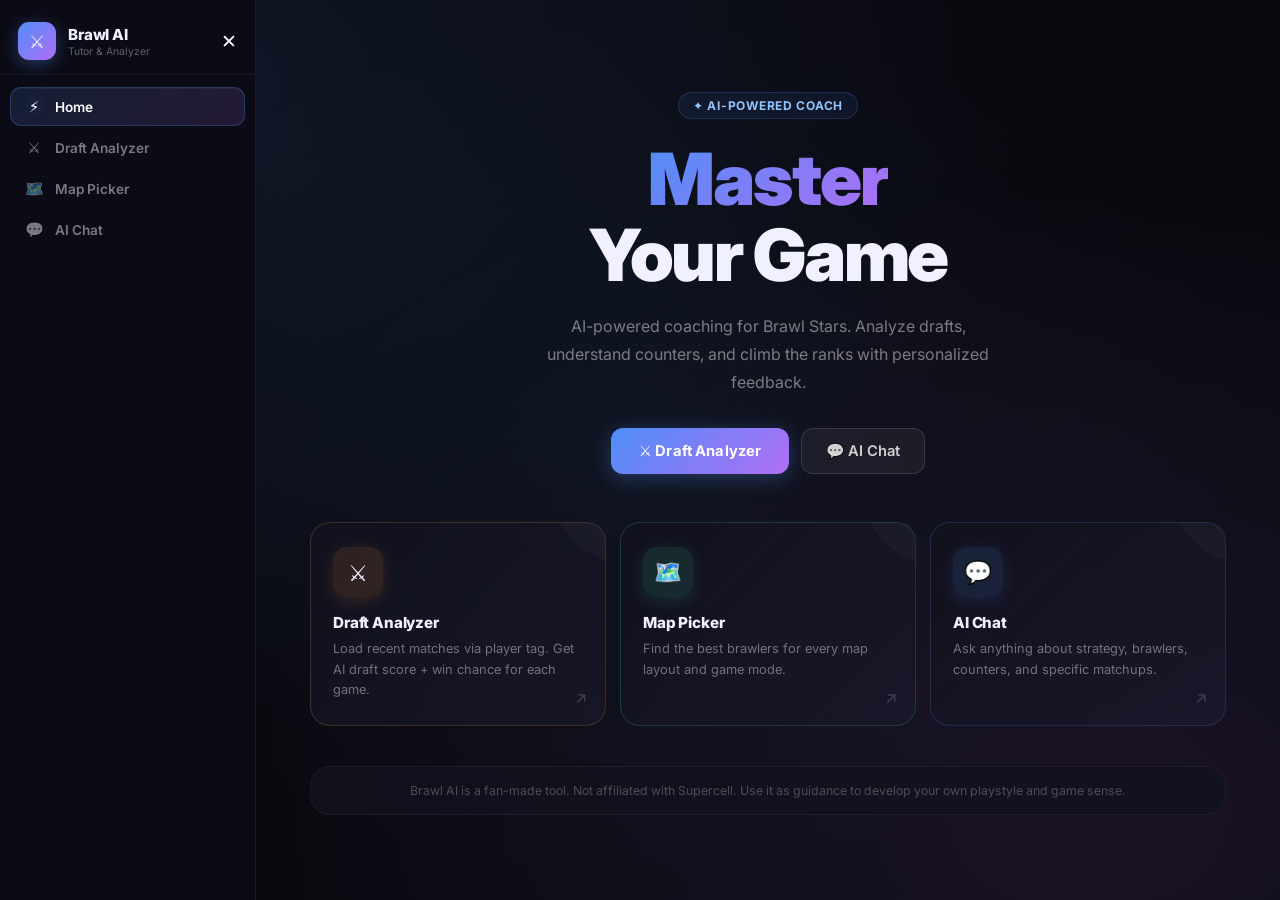
<file: index.html>
<!DOCTYPE html>
<html lang="en">
<head>
  <meta charset="UTF-8"/>
  <meta name="viewport" content="width=device-width,initial-scale=1"/>
  <title>Brawl AI Tutor</title>
  <link rel="icon" href="brawlers/spike_portrait.png"/>
  <link rel="stylesheet" href="style.css"/>
  <link href="https://fonts.googleapis.com/css2?family=Inter:wght@400;500;600;700;800;900&display=swap" rel="stylesheet"/>
</head>
<body>
<div class="layout">
  <div class="sidebar-overlay" id="sidebarOverlay" style="display:none;"></div>
  <aside class="sidebar" id="sidebar">
    <div class="sidebar-logo">
      <div class="sidebar-logo-icon">⚔️</div>
      <div><h1>Brawl AI</h1><p>Tutor &amp; Analyzer</p></div>
      <button id="sidebarClose" style="margin-left:auto;background:none;border:none;color:#fff;font-size:1.2rem;cursor:pointer;">✕</button>
    </div>
    <nav>
      <a href="index.html" class="nav-item active"><span class="nav-icon">⚡</span>Home</a>
      <a href="draft.html" class="nav-item"><span class="nav-icon">⚔️</span>Draft Analyzer</a>
      <a href="maps.html" class="nav-item"><span class="nav-icon">🗺️</span>Map Picker</a>
      <a href="chat.html" class="nav-item"><span class="nav-icon">💬</span>AI Chat</a>
    </nav>
  </aside>

  <div class="main">
    <header class="mobile-header">
      <button class="menu-btn" id="menuBtn">☰</button>
      <span style="font-weight:800;font-size:1rem;">Brawl AI Tutor</span>
    </header>

    <div class="content">
      <!-- Hero -->
      <div style="text-align:center;padding:56px 0 48px;">
        <div style="display:inline-flex;align-items:center;gap:7px;padding:5px 14px;border-radius:99px;background:rgba(79,142,247,.08);border:1px solid rgba(79,142,247,.2);color:#93c5fd;font-size:.75rem;font-weight:700;letter-spacing:.06em;margin-bottom:22px;">
          ✦ AI-POWERED COACH
        </div>
        <h1 style="font-size:clamp(2.6rem,7vw,4.5rem);font-weight:900;letter-spacing:-.03em;line-height:1.05;margin-bottom:20px;">
          <span style="background:linear-gradient(135deg,#4f8ef7,#b06ef5);-webkit-background-clip:text;-webkit-text-fill-color:transparent;background-clip:text;">Master</span><br/>Your Game
        </h1>
        <p style="font-size:1rem;color:rgba(255,255,255,.45);max-width:480px;margin:0 auto 32px;line-height:1.75;">
          AI-powered coaching for Brawl Stars. Analyze drafts, understand counters, and climb the ranks with personalized feedback.
        </p>
        <div style="display:flex;gap:12px;justify-content:center;flex-wrap:wrap;">
          <a href="draft.html" class="btn-primary" style="font-size:.92rem;padding:13px 28px;">⚔️ Draft Analyzer</a>
          <a href="chat.html" class="btn-secondary" style="font-size:.92rem;padding:13px 24px;">💬 AI Chat</a>
        </div>
      </div>

      <!-- Feature grid -->
      <div class="feature-grid" style="margin-bottom:40px;">
        <a href="draft.html" class="feature-card" style="border-color:rgba(251,146,60,.2);">
          <div class="feature-icon" style="background:rgba(251,146,60,.12);box-shadow:0 4px 16px rgba(251,146,60,.15);">⚔️</div>
          <h3>Draft Analyzer</h3>
          <p>Load recent matches via player tag. Get AI draft score + win chance for each game.</p>
          <span class="feature-arrow">↗</span>
        </a>
        <a href="maps.html" class="feature-card" style="border-color:rgba(52,211,153,.2);">
          <div class="feature-icon" style="background:rgba(52,211,153,.12);box-shadow:0 4px 16px rgba(52,211,153,.15);">🗺️</div>
          <h3>Map Picker</h3>
          <p>Find the best brawlers for every map layout and game mode.</p>
          <span class="feature-arrow">↗</span>
        </a>
        <a href="chat.html" class="feature-card" style="border-color:rgba(79,142,247,.2);">
          <div class="feature-icon" style="background:rgba(79,142,247,.12);box-shadow:0 4px 16px rgba(79,142,247,.15);">💬</div>
          <h3>AI Chat</h3>
          <p>Ask anything about strategy, brawlers, counters, and specific matchups.</p>
          <span class="feature-arrow">↗</span>
        </a>
      </div>

      <div class="glass" style="padding:16px 22px;text-align:center;border-color:rgba(255,255,255,.05);">
        <p style="font-size:.77rem;color:rgba(255,255,255,.25);">Brawl AI is a fan-made tool. Not affiliated with Supercell. Use it as guidance to develop your own playstyle and game sense.</p>
      </div>
    </div>
  </div>
</div>
<script src="app.js"></script>
<script>initSidebar();</script>
</body>
</html>
</file>
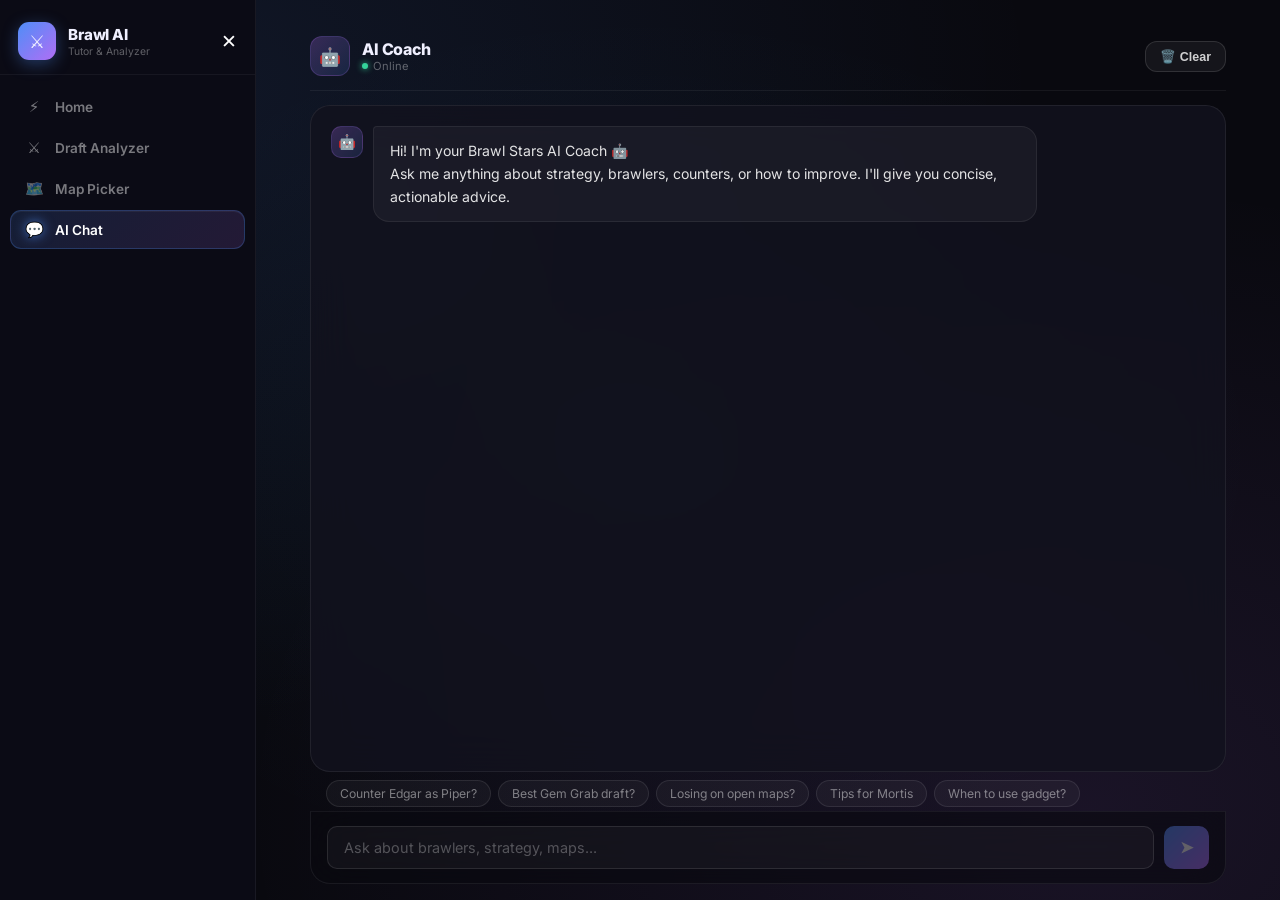
<file: chat.html>
<!DOCTYPE html>
<html lang="en">
<head>
  <meta charset="UTF-8"/>
  <meta name="viewport" content="width=device-width,initial-scale=1"/>
  <title>AI Chat – Brawl AI</title>
  <link rel="icon" href="brawlers/spike_portrait.png"/>
  <link rel="stylesheet" href="style.css"/>
  <link href="https://fonts.googleapis.com/css2?family=Inter:wght@400;500;600;700;800;900&display=swap" rel="stylesheet"/>
</head>
<body>
<div class="layout">
  <div class="sidebar-overlay" id="sidebarOverlay" style="display:none;"></div>
  <aside class="sidebar" id="sidebar">
    <div class="sidebar-logo">
      <div class="sidebar-logo-icon">⚔️</div>
      <div><h1>Brawl AI</h1><p>Tutor &amp; Analyzer</p></div>
      <button id="sidebarClose" style="margin-left:auto;background:none;border:none;color:#fff;font-size:1.2rem;cursor:pointer;">✕</button>
    </div>
    <nav>
      <a href="index.html" class="nav-item"><span class="nav-icon">⚡</span>Home</a>
      <a href="draft.html" class="nav-item"><span class="nav-icon">⚔️</span>Draft Analyzer</a>
      <a href="maps.html" class="nav-item"><span class="nav-icon">🗺️</span>Map Picker</a>
      <a href="chat.html" class="nav-item active"><span class="nav-icon">💬</span>AI Chat</a>
    </nav>
  </aside>

  <div class="main">
    <header class="mobile-header">
      <button class="menu-btn" id="menuBtn">☰</button>
      <span style="font-weight:800;font-size:1rem;">AI Chat</span>
    </header>

    <div class="content" style="display:flex;flex-direction:column;height:calc(100vh - 60px);padding-bottom:0;">
      <!-- Header -->
      <div style="display:flex;align-items:center;justify-content:space-between;margin-bottom:14px;flex-shrink:0;padding-bottom:14px;border-bottom:1px solid rgba(255,255,255,.06);">
        <div style="display:flex;align-items:center;gap:12px;">
          <div style="width:40px;height:40px;border-radius:12px;background:linear-gradient(135deg,rgba(176,110,245,.25),rgba(79,142,247,.15));border:1px solid rgba(176,110,245,.2);display:flex;align-items:center;justify-content:center;font-size:1.1rem;">🤖</div>
          <div>
            <h2 style="font-size:1rem;font-weight:800;letter-spacing:-.01em;">AI Coach</h2>
            <div style="display:flex;align-items:center;gap:5px;">
              <div style="width:6px;height:6px;border-radius:50%;background:#34d399;box-shadow:0 0 6px #34d399;"></div>
              <span style="font-size:.7rem;color:rgba(255,255,255,.35);">Online</span>
            </div>
          </div>
        </div>
        <button id="clearBtn" class="btn-secondary" style="padding:7px 14px;font-size:.78rem;">🗑️ Clear</button>
      </div>

      <!-- Messages -->
      <div class="glass chat-messages" id="messages" style="flex:1;margin-bottom:0;"></div>

      <!-- Suggestions -->
      <div class="suggestions" id="suggestions">
        <button class="suggestion-chip" data-text="How do I counter Edgar as Piper?">Counter Edgar as Piper?</button>
        <button class="suggestion-chip" data-text="Best draft for Gem Grab?">Best Gem Grab draft?</button>
        <button class="suggestion-chip" data-text="Why am I losing on open maps?">Losing on open maps?</button>
        <button class="suggestion-chip" data-text="Tips for playing Mortis">Tips for Mortis</button>
        <button class="suggestion-chip" data-text="When should I use my gadget?">When to use gadget?</button>
      </div>

      <!-- Input -->
      <div class="chat-input-row glass" style="border-radius:0 0 20px 20px;margin-bottom:16px;">
        <input id="chatInput" class="input" style="flex:1;border-radius:10px;" placeholder="Ask about brawlers, strategy, maps..."/>
        <button id="sendBtn" class="btn-primary" style="padding:10px 16px;border-radius:10px;font-size:1rem;" disabled>➤</button>
      </div>
    </div>
  </div>
</div>

<script src="app.js"></script>
<script>
initSidebar();

const messagesEl = document.getElementById('messages');
const chatInput  = document.getElementById('chatInput');
const sendBtn    = document.getElementById('sendBtn');
const clearBtn   = document.getElementById('clearBtn');
const suggestionsEl = document.getElementById('suggestions');

let history = [];
let isLoading = false;

function appendMsg(role, text) {
  const isUser = role === 'user';
  const row = document.createElement('div');
  row.className = 'msg-row ' + (isUser ? 'user' : '');
  row.innerHTML = `
    <div class="msg-avatar ${isUser ? 'user' : 'bot'}">${isUser ? '👤' : '🤖'}</div>
    <div class="msg-bubble ${isUser ? 'user' : 'bot'}">${text.replace(/</g,'&lt;').replace(/>/g,'&gt;').replace(/\n/g,'<br>')}</div>
  `;
  messagesEl.appendChild(row);
  messagesEl.scrollTop = messagesEl.scrollHeight;
  return row;
}

function appendTyping() {
  const row = document.createElement('div');
  row.className = 'msg-row';
  row.id = 'typing';
  row.innerHTML = `
    <div class="msg-avatar bot">✨</div>
    <div class="msg-bubble bot"><span class="spinner"></span></div>
  `;
  messagesEl.appendChild(row);
  messagesEl.scrollTop = messagesEl.scrollHeight;
}

function removeTyping() {
  const t = document.getElementById('typing');
  if (t) t.remove();
}

// Initial message
appendMsg('assistant', "Hi! I'm your Brawl Stars AI Coach 🤖\nAsk me anything about strategy, brawlers, counters, or how to improve. I'll give you concise, actionable advice.");
messagesEl.scrollTop = 0;

function updateSendBtn() {
  sendBtn.disabled = !chatInput.value.trim() || isLoading;
}
chatInput.addEventListener('input', updateSendBtn);

chatInput.addEventListener('keydown', e => {
  if (e.key === 'Enter' && !sendBtn.disabled) handleSend();
});

sendBtn.addEventListener('click', handleSend);

clearBtn.addEventListener('click', () => {
  history = [];
  messagesEl.innerHTML = '';
  suggestionsEl.style.display = 'flex';
  appendMsg('assistant', 'Chat cleared. How can I help you today?');
});

document.querySelectorAll('.suggestion-chip').forEach(btn => {
  btn.addEventListener('click', () => {
    chatInput.value = btn.dataset.text;
    sendBtn.disabled = false;
    suggestionsEl.style.display = 'none';
    handleSend();
  });
});

async function handleSend() {
  const text = chatInput.value.trim();
  if (!text || isLoading) return;
  chatInput.value = '';
  sendBtn.disabled = true;
  isLoading = true;
  suggestionsEl.style.display = 'none';

  appendMsg('user', text);
  history.push({ role: 'user', content: text });

  appendTyping();

  try {
    const context = { role: 'user', content: 'You are a helpful Brawl Stars coach. Give concise, actionable advice. Keep responses brief but informative.' };
    const msgs = [context, ...history.slice(-8)];
    const reply = await sendAI(msgs);
    removeTyping();
    history.push({ role: 'assistant', content: reply });
    appendMsg('assistant', reply);
  } catch(err) {
    removeTyping();
    appendMsg('assistant', 'Sorry, I had trouble connecting. Please try again.');
  }

  isLoading = false;
  updateSendBtn();
}
</script>
</body>
</html>
</file>
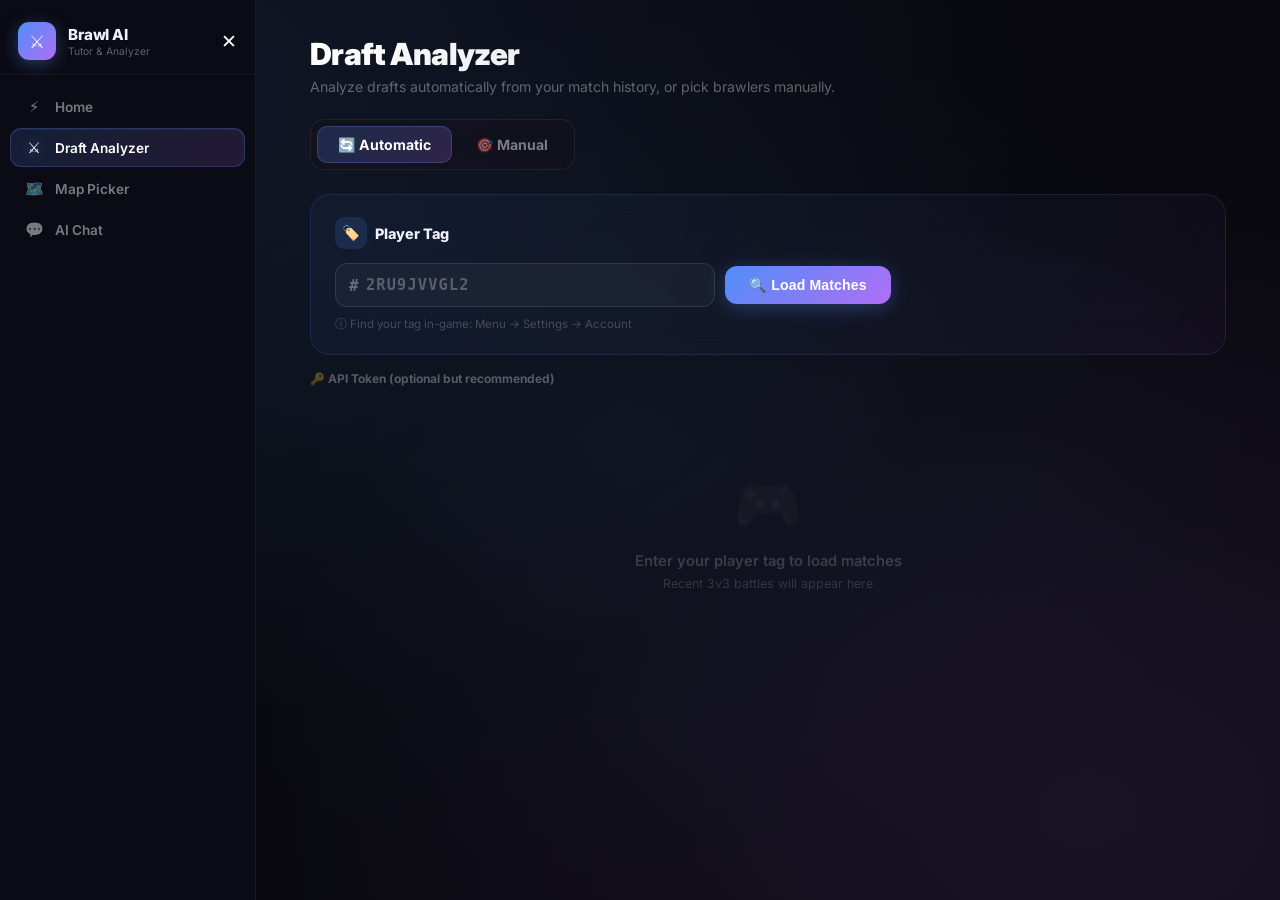
<file: draft.html>
<!DOCTYPE html>
<html lang="en">
<head>
  <meta charset="UTF-8"/>
  <meta name="viewport" content="width=device-width,initial-scale=1"/>
  <title>Draft Analyzer – Brawl AI</title>
  <link rel="icon" href="brawlers/spike_portrait.png"/>
  <link rel="stylesheet" href="style.css"/>
  <link href="https://fonts.googleapis.com/css2?family=Inter:wght@400;500;600;700;800;900&display=swap" rel="stylesheet"/>
</head>
<body>
<div class="layout">
  <div class="sidebar-overlay" id="sidebarOverlay" style="display:none;"></div>
  <aside class="sidebar" id="sidebar">
    <div class="sidebar-logo">
      <div class="sidebar-logo-icon">⚔️</div>
      <div><h1>Brawl AI</h1><p>Tutor &amp; Analyzer</p></div>
      <button id="sidebarClose" style="margin-left:auto;background:none;border:none;color:#fff;font-size:1.2rem;cursor:pointer;">✕</button>
    </div>
    <nav>
      <a href="index.html" class="nav-item"><span class="nav-icon">⚡</span>Home</a>
      <a href="draft.html" class="nav-item active"><span class="nav-icon">⚔️</span>Draft Analyzer</a>
      <a href="maps.html" class="nav-item"><span class="nav-icon">🗺️</span>Map Picker</a>
      <a href="chat.html" class="nav-item"><span class="nav-icon">💬</span>AI Chat</a>
    </nav>
  </aside>

  <div class="main">
    <header class="mobile-header">
      <button class="menu-btn" id="menuBtn">☰</button>
      <span style="font-weight:800;font-size:1rem;">Draft Analyzer</span>
    </header>

    <div class="content">
      <!-- Page header -->
      <div style="margin-bottom:24px;">
        <h2 class="page-title" style="margin-bottom:6px;">Draft Analyzer</h2>
        <p style="color:rgba(255,255,255,.35);font-size:.88rem;">Analyze drafts automatically from your match history, or pick brawlers manually.</p>
      </div>

      <!-- Mode toggler -->
      <div class="glass" style="padding:6px;margin-bottom:24px;display:inline-flex;gap:4px;border-radius:14px;">
        <button id="btnAuto" class="mode-tab mode-tab-active" onclick="switchMode('auto')">🔄 Automatic</button>
        <button id="btnManual" class="mode-tab" onclick="switchMode('manual')">🎯 Manual</button>
      </div>

      <!-- ── AUTO MODE ─────────────────────────────────────── -->
      <div id="autoPanel">
        <div class="glass tag-card" style="padding:22px 24px;margin-bottom:16px;">
          <div style="display:flex;align-items:center;gap:8px;margin-bottom:14px;">
            <div style="width:32px;height:32px;border-radius:9px;background:rgba(79,142,247,.15);display:flex;align-items:center;justify-content:center;font-size:.9rem;">🏷️</div>
            <span style="font-weight:800;font-size:.9rem;">Player Tag</span>
          </div>
          <div style="display:flex;gap:10px;align-items:center;flex-wrap:wrap;">
            <div style="position:relative;flex:1;min-width:200px;max-width:380px;">
              <span style="position:absolute;left:14px;top:50%;transform:translateY(-50%);color:rgba(255,255,255,.35);font-weight:900;font-family:monospace;font-size:1rem;">#</span>
              <input id="tagInput" class="input" style="padding-left:30px;font-family:monospace;text-transform:uppercase;letter-spacing:.08em;font-weight:700;font-size:.95rem;" placeholder="2RU9JVVGL2"/>
            </div>
            <button id="loadBtn" class="btn-primary" style="white-space:nowrap;">🔍 Load Matches</button>
          </div>
          <p style="font-size:.72rem;color:rgba(255,255,255,.22);margin-top:10px;">ⓘ Find your tag in-game: Menu → Settings → Account</p>
        </div>

        <!-- API Token (collapsed) -->
        <div style="margin-bottom:20px;">
          <button onclick="document.getElementById('tokenPanel').style.display=document.getElementById('tokenPanel').style.display==='none'?'block':'none'" style="background:none;border:none;color:rgba(255,255,255,.3);font-size:.75rem;font-weight:700;cursor:pointer;display:flex;align-items:center;gap:5px;padding:0;font-family:inherit;">
            🔑 API Token (optional but recommended) <span id="tokenSavedBadge" style="display:none;" class="badge badge-green">Saved ✓</span>
          </button>
          <div id="tokenPanel" style="display:none;margin-top:10px;">
            <div class="glass" style="padding:16px 18px;border-color:rgba(251,191,36,.15);background:rgba(251,191,36,.04);">
              <p style="font-size:.78rem;color:rgba(255,255,255,.5);margin-bottom:10px;line-height:1.6;">The Brawl Stars API requires a free token to fetch match data. <a href="https://developer.brawlstars.com" target="_blank" style="color:#93c5fd;">Get one free at developer.brawlstars.com</a> → add <strong>your current IP</strong> as an allowed key.</p>
              <div style="display:flex;gap:8px;flex-wrap:wrap;">
                <input id="tokenInput" class="input" style="flex:1;min-width:200px;font-family:monospace;font-size:.82rem;" placeholder="eyJ0eXAiOiJKV1Qi..."/>
                <button onclick="saveToken()" class="btn-primary" style="padding:10px 16px;font-size:.82rem;">Save Token</button>
                <button onclick="clearToken()" class="btn-secondary" style="padding:10px 12px;font-size:.82rem;">Clear</button>
              </div>
            </div>
          </div>
        </div>

        <div id="errorBox" class="error-box" style="display:none;margin-bottom:20px;">⚠️ <span id="errorText"></span></div>

        <div id="emptyState" class="empty-state">
          <div class="empty-state-icon">🎮</div>
          <p style="font-size:.92rem;font-weight:600;">Enter your player tag to load matches</p>
          <p style="font-size:.78rem;margin-top:6px;color:rgba(255,255,255,.15);">Recent 3v3 battles will appear here</p>
        </div>

        <div id="skeleton" style="display:none;flex-direction:column;gap:14px;">
          <div class="glass" style="padding:20px;animation:pulse 1.5s infinite;"><div style="height:12px;background:rgba(255,255,255,.07);border-radius:8px;width:40%;margin-bottom:16px;"></div><div style="display:flex;justify-content:center;gap:10px;"><div style="width:70px;height:70px;background:rgba(255,255,255,.07);border-radius:12px;"></div><div style="width:70px;height:70px;background:rgba(255,255,255,.07);border-radius:12px;"></div><div style="width:70px;height:70px;background:rgba(255,255,255,.07);border-radius:12px;"></div></div></div>
          <div class="glass" style="padding:20px;animation:pulse 1.5s infinite .15s;"><div style="height:12px;background:rgba(255,255,255,.07);border-radius:8px;width:30%;margin-bottom:16px;"></div><div style="display:flex;justify-content:center;gap:10px;"><div style="width:70px;height:70px;background:rgba(255,255,255,.07);border-radius:12px;"></div><div style="width:70px;height:70px;background:rgba(255,255,255,.07);border-radius:12px;"></div><div style="width:70px;height:70px;background:rgba(255,255,255,.07);border-radius:12px;"></div></div></div>
        </div>

        <div id="matchCount" style="display:none;margin-bottom:14px;">
          <span id="matchCountText" style="font-size:.7rem;font-weight:700;text-transform:uppercase;letter-spacing:.12em;color:rgba(255,255,255,.3);"></span>
        </div>
        <div id="matchList"></div>
      </div>

      <!-- ── MANUAL MODE ────────────────────────────────────── -->
      <div id="manualPanel" style="display:none;">
        <!-- Teams -->
        <div class="glass" style="padding:22px 24px;margin-bottom:16px;">
          <div style="display:flex;gap:20px;flex-wrap:wrap;">
            <!-- My Team -->
            <div style="flex:1;min-width:240px;">
              <div style="display:flex;align-items:center;gap:8px;margin-bottom:14px;">
                <div style="width:8px;height:8px;border-radius:50%;background:#4f8ef7;box-shadow:0 0 8px #4f8ef7;"></div>
                <span style="font-size:.75rem;font-weight:800;letter-spacing:.1em;color:rgba(255,255,255,.5);">MY TEAM</span>
              </div>
              <div id="mySlots" style="display:flex;gap:10px;flex-wrap:wrap;"></div>
            </div>
            <!-- VS -->
            <div style="display:flex;align-items:center;justify-content:center;padding:0 4px;">
              <div class="vs-text">VS</div>
            </div>
            <!-- Enemy Team -->
            <div style="flex:1;min-width:240px;">
              <div style="display:flex;align-items:center;gap:8px;margin-bottom:14px;">
                <div style="width:8px;height:8px;border-radius:50%;background:#f87171;box-shadow:0 0 8px #f87171;"></div>
                <span style="font-size:.75rem;font-weight:800;letter-spacing:.1em;color:rgba(255,255,255,.5);">ENEMY TEAM</span>
              </div>
              <div id="enemySlots" style="display:flex;gap:10px;flex-wrap:wrap;"></div>
            </div>
          </div>

          <!-- Map / Mode -->
          <div style="display:grid;grid-template-columns:1fr 1fr;gap:12px;margin-top:20px;">
            <div>
              <label style="font-size:.72rem;font-weight:700;color:rgba(255,255,255,.35);letter-spacing:.08em;display:block;margin-bottom:6px;">MAP</label>
              <input id="manualMap" class="input" placeholder="e.g. Hard Rock Mine" style="font-size:.88rem;"/>
            </div>
            <div>
              <label style="font-size:.72rem;font-weight:700;color:rgba(255,255,255,.35);letter-spacing:.08em;display:block;margin-bottom:6px;">MODE</label>
              <select id="manualMode" class="input" style="font-size:.88rem;">
                <option value="">Select mode...</option>
                <option>Gem Grab</option><option>Brawl Ball</option><option>Heist</option>
                <option>Bounty</option><option>Hot Zone</option><option>Knockout</option>
                <option>Showdown</option><option>Duels</option>
              </select>
            </div>
          </div>

          <div style="display:flex;gap:10px;margin-top:18px;flex-wrap:wrap;align-items:center;">
            <button id="manualAnalyzeBtn" class="btn-primary">⚡ Analyze Draft</button>
            <button onclick="resetManual()" class="btn-secondary" style="padding:10px 16px;">↺ Reset</button>
            <span id="manualHint" style="font-size:.78rem;color:rgba(255,255,255,.3);">Pick at least 2 brawlers per team</span>
          </div>
        </div>

        <!-- Brawler picker -->
        <div class="glass" style="padding:18px 20px;margin-bottom:16px;">
          <div style="display:flex;align-items:center;gap:10px;margin-bottom:14px;flex-wrap:wrap;">
            <span style="font-size:.72rem;font-weight:800;letter-spacing:.1em;color:rgba(255,255,255,.4);">ADD TO:</span>
            <div style="display:inline-flex;gap:4px;background:rgba(255,255,255,.05);padding:4px;border-radius:10px;">
              <button id="pickerMyBtn"    class="picker-team-btn picker-team-active" onclick="setPickTarget('my')">🔵 My Team</button>
              <button id="pickerEnemyBtn" class="picker-team-btn" onclick="setPickTarget('enemy')">🔴 Enemy</button>
            </div>
            <input id="brawlerSearch" class="input" style="flex:1;min-width:160px;max-width:260px;padding:8px 14px;font-size:.85rem;" placeholder="🔍 Search brawler..."/>
          </div>
          <div id="brawlerGrid" style="display:grid;grid-template-columns:repeat(auto-fill,minmax(68px,1fr));gap:8px;max-height:320px;overflow-y:auto;padding-right:4px;"></div>
        </div>

        <!-- Manual AI result -->
        <div id="manualResult" style="display:none;animation:fadeUp .3s ease;"></div>
      </div>
    </div>
  </div>
</div>

<style>
@keyframes pulse { 0%,100%{opacity:1} 50%{opacity:.45} }

.mode-tab {
  padding: 9px 20px; border-radius: 10px;
  border: none; background: transparent;
  color: rgba(255,255,255,.45); font-size: .88rem; font-weight: 700;
  cursor: pointer; transition: all .18s; font-family: inherit;
}
.mode-tab-active {
  background: linear-gradient(135deg,rgba(79,142,247,.2),rgba(176,110,245,.2));
  color: #fff;
  border: 1px solid rgba(79,142,247,.3);
}
.mode-tab:hover:not(.mode-tab-active) { color: rgba(255,255,255,.7); background: rgba(255,255,255,.05); }

.picker-team-btn {
  padding: 6px 14px; border-radius: 8px;
  border: none; background: transparent;
  color: rgba(255,255,255,.4); font-size: .8rem; font-weight: 700;
  cursor: pointer; transition: all .15s; font-family: inherit;
}
.picker-team-active { background: rgba(79,142,247,.2); color: #93c5fd; }

.brawler-pick-tile {
  display: flex; flex-direction: column; align-items: center; gap: 4px;
  padding: 8px 4px; border-radius: 12px;
  background: rgba(255,255,255,.03); border: 1px solid rgba(255,255,255,.07);
  cursor: pointer; transition: all .15s; position: relative;
}
.brawler-pick-tile:hover { border-color: rgba(79,142,247,.35); background: rgba(79,142,247,.06); transform: scale(1.04); }
.brawler-pick-tile.in-my    { border-color: rgba(79,142,247,.5); background: rgba(79,142,247,.1); }
.brawler-pick-tile.in-enemy { border-color: rgba(248,113,113,.5); background: rgba(248,113,113,.1); }
.brawler-pick-tile img { width: 52px; height: 52px; border-radius: 10px; object-fit: cover; display: block; }
.brawler-pick-name { font-size: 9px; font-weight: 700; color: rgba(255,255,255,.55); text-align: center; max-width: 64px; overflow: hidden; white-space: nowrap; text-overflow: ellipsis; }

.slot {
  width: 84px; height: 84px; border-radius: 14px;
  border: 2px dashed rgba(255,255,255,.12);
  display: flex; align-items: center; justify-content: center;
  position: relative; cursor: default;
  background: rgba(255,255,255,.02);
  transition: all .2s;
}
.slot.filled { border-style: solid; border-color: rgba(255,255,255,.15); }
.slot img { width: 100%; height: 100%; border-radius: 12px; object-fit: cover; display: block; }
.slot-remove {
  position: absolute; top: -6px; right: -6px;
  width: 18px; height: 18px; border-radius: 50%;
  background: #f87171; color: #fff; border: none;
  font-size: 10px; font-weight: 900; cursor: pointer;
  display: flex; align-items: center; justify-content: center;
  line-height: 1;
}
.slot-num {
  font-size: 1.1rem; color: rgba(255,255,255,.12);
}
</style>

<script src="app.js"></script>
<script>
initSidebar();

// ── Mode emoji lookup (handles camelCase API strings) ─────────
function getModeEmoji(raw) {
  const map = {
    'gemGrab':'💎','gem_grab':'💎','Gem Grab':'💎',
    'brawlBall':'⚽','brawl_ball':'⚽','Brawl Ball':'⚽',
    'heist':'💣','Heist':'💣',
    'bounty':'⭐','Bounty':'⭐',
    'hotZone':'🔥','hot_zone':'🔥','Hot Zone':'🔥',
    'knockout':'💀','Knockout':'💀',
    'showdown':'🏆','Showdown':'🏆',
    'duels':'⚔️','Duels':'⚔️',
    'wipeout':'💥','Wipeout':'💥',
  };
  return map[raw] || map[(raw||'').replace(/([A-Z])/g,' $1').trim()] || '⚔️';
}

// ── Mode switching ────────────────────────────────────────────
function switchMode(mode) {
  document.getElementById('autoPanel').style.display   = mode === 'auto'   ? 'block' : 'none';
  document.getElementById('manualPanel').style.display = mode === 'manual' ? 'block' : 'none';
  document.getElementById('btnAuto').className   = 'mode-tab' + (mode === 'auto'   ? ' mode-tab-active' : '');
  document.getElementById('btnManual').className = 'mode-tab' + (mode === 'manual' ? ' mode-tab-active' : '');
}

// ── Token helpers ─────────────────────────────────────────────
function saveToken() {
  const t = document.getElementById('tokenInput').value.trim();
  if (!t) return;
  localStorage.setItem('bsToken', t);
  document.getElementById('tokenSavedBadge').style.display = 'inline-flex';
  document.getElementById('tokenPanel').style.display = 'none';
}
function clearToken() {
  localStorage.removeItem('bsToken');
  document.getElementById('tokenInput').value = '';
  document.getElementById('tokenSavedBadge').style.display = 'none';
}
// Pre-fill token input if already saved
(function() {
  const saved = localStorage.getItem('bsToken');
  if (saved) {
    const el = document.getElementById('tokenInput');
    if (el) el.value = saved;
    document.getElementById('tokenSavedBadge').style.display = 'inline-flex';
  }
})();

// ── AUTO MODE ─────────────────────────────────────────────────
const tagInput   = document.getElementById('tagInput');
const loadBtn    = document.getElementById('loadBtn');
const errorBox   = document.getElementById('errorBox');
const emptyState = document.getElementById('emptyState');
const skeleton   = document.getElementById('skeleton');
const matchList  = document.getElementById('matchList');
const matchCount = document.getElementById('matchCount');

tagInput.addEventListener('keydown', e => { if (e.key === 'Enter') loadMatches(); });
loadBtn.addEventListener('click', loadMatches);

function setError(msg) {
  errorBox.style.display = msg ? 'flex' : 'none';
  document.getElementById('errorText').textContent = msg || '';
}

async function loadMatches() {
  const tag = tagInput.value.trim();
  if (!tag) return;
  setError('');
  emptyState.style.display = 'none';
  matchList.innerHTML = '';
  matchCount.style.display = 'none';
  skeleton.style.display = 'flex';
  skeleton.style.flexDirection = 'column';
  loadBtn.disabled = true;
  loadBtn.innerHTML = '<span class="spinner"></span> Loading...';
  try {
    const battles = await fetchBattlelog(tag);
    skeleton.style.display = 'none';
    if (!battles.length) { setError('No 3v3 matches found.'); emptyState.style.display = 'block'; return; }
    matchCount.style.display = 'block';
    document.getElementById('matchCountText').textContent = battles.length + ' Recent Matches';
    battles.forEach((b, i) => renderMatch(b, i));
  } catch(err) {
    skeleton.style.display = 'none';
    const m = err.message || '';
    if (m.includes('403') || m.includes('accessDenied')) {
      document.getElementById('errorText').innerHTML = '403 Access Denied. Add your free API token above (click 🔑 API Token). <a href="https://developer.brawlstars.com" target="_blank" style="color:#93c5fd;text-decoration:underline;">Get token →</a>';
      errorBox.style.display = 'flex';
    } else if (m.includes('404') || m.includes('notFound')) {
      setError('Player not found. Check your tag — enter it without the # symbol.');
    } else {
      setError('Could not load matches (' + m + '). Try again or check your API token.');
    }
    emptyState.style.display = 'block';
  } finally {
    loadBtn.disabled = false;
    loadBtn.innerHTML = '🔍 Load Matches';
  }
}

function renderMatch(battle, idx) {
  const teams = battle.battle.teams;
  const myTeam = teams[0], enemyTeam = teams[1];
  const result = battle.battle.result;
  const starTag = battle.battle.starPlayer?.tag;
  const mapName = battle.event?.map || '';
  const modeRaw = battle.event?.mode || battle.battle?.mode || '';
  const modeName = formatMode(modeRaw);
  const duration = battle.battle.duration;
  const resultClass = result === 'victory' ? 'victory' : result === 'defeat' ? 'defeat' : 'draw';
  const cardId = 'match-' + idx;
  const card = document.createElement('div');
  card.className = `glass match-card ${resultClass === 'victory' ? 'victory-card' : resultClass === 'defeat' ? 'defeat-card' : ''}`;
  card.id = cardId;
  card.style.animationDelay = (idx * 0.05) + 's';
  card.innerHTML = `
    <div class="match-header">
      <div class="match-mode-pill">
        <span>${getModeEmoji(modeRaw)}</span>
        <span>${modeName || 'BATTLE'}</span>
        ${mapName ? `<span style="color:rgba(255,255,255,.3);">· ${mapName}</span>` : ''}
      </div>
      <span style="font-size:.7rem;font-weight:600;color:rgba(255,255,255,.28);">${timeAgo(battle.battleTime)}</span>
    </div>
    <div class="match-body">
      <div class="match-result-row">
        <div class="match-result ${resultClass}">${(result || 'draw').toUpperCase()}</div>
        <div id="${cardId}-badges" style="display:flex;gap:7px;flex-wrap:wrap;"></div>
      </div>
      <div class="teams-row">
        <div class="team-side">${myTeam.map(p => makeBrawlerPortrait(p, 70, starTag && p.tag === starTag)).join('')}</div>
        <div class="vs-divider">
          <span class="vs-text">VS</span>
          ${duration ? `<span class="match-duration">${Math.floor(duration/60)}m ${duration%60}s</span>` : ''}
        </div>
        <div class="team-side enemy">${enemyTeam.map(p => makeBrawlerPortrait(p, 70, starTag && p.tag === starTag)).join('')}</div>
      </div>
      <div id="${cardId}-ai"></div>
    </div>`;
  matchList.appendChild(card);
  const aiDiv = document.getElementById(cardId + '-ai');
  const btn = document.createElement('button');
  btn.className = 'ai-analyze-btn';
  btn.innerHTML = '⚡ AI Draft Analysis';
  btn.onclick = () => runAIAnalysis(cardId, btn, myTeam.map(p=>p.brawler.name), enemyTeam.map(p=>p.brawler.name), mapName, modeName, result);
  aiDiv.appendChild(btn);
}

async function runAIAnalysis(cardId, btn, myNames, enemyNames, mapName, modeName, result) {
  btn.disabled = true;
  btn.innerHTML = '<span class="spinner"></span> Analyzing...';
  try {
    const raw = await sendAI([{ role:'user', content:
      `You are a Brawl Stars draft analyst. ${modeName} match on ${mapName||'unknown map'}.\nMy team: ${myNames.join(', ')}\nEnemy: ${enemyNames.join(', ')}\nResult: ${result||'unknown'}\nRespond ONLY valid JSON, no markdown:\n{"myWinChance":<0-100>,"enemyWinChance":<0-100>,"draftScore":<0-100>,"tip":"<one short tip>"}`
    }]);
    const data = JSON.parse(raw.match(/\{[\s\S]*\}/)?.[0] || 'null');
    if (!data) throw new Error('parse');
    document.getElementById(cardId+'-badges').innerHTML =
      `<span class="badge badge-purple">📈 Draft ${data.draftScore}/100</span><span class="badge badge-blue">🏆 ${data.myWinChance}% win</span>`;
    const aiDiv = document.getElementById(cardId+'-ai');
    aiDiv.innerHTML = `
      <div class="ai-tip"><div class="ai-tip-icon">⚡</div><p>${data.tip}</p></div>
      <div class="win-bar-wrap">
        <div class="win-bar-row"><span style="color:#93c5fd;">My Team ${data.myWinChance}%</span><span style="color:#fca5a5;">${data.enemyWinChance}% Enemy</span></div>
        <div class="win-bar">
          <div class="win-bar-fill-blue" style="width:0%" data-w="${data.myWinChance}"></div>
          <div class="win-bar-fill-red"  style="width:0%" data-w="${data.enemyWinChance}"></div>
        </div>
      </div>`;
    setTimeout(() => aiDiv.querySelectorAll('[data-w]').forEach(el => el.style.width = el.dataset.w + '%'), 50);
  } catch {
    const aiDiv = document.getElementById(cardId+'-ai');
    aiDiv.innerHTML = '';
    const rb = document.createElement('button');
    rb.className = 'ai-analyze-btn';
    rb.innerHTML = '↺ Retry';
    rb.onclick = () => runAIAnalysis(cardId, rb, myNames, enemyNames, mapName, modeName, result);
    aiDiv.appendChild(rb);
  }
}

// ── MANUAL MODE ───────────────────────────────────────────────
let pickTarget = 'my';
const manualTeams = { my: [], enemy: [] };
const MAX_PER_TEAM = 3;

function setPickTarget(t) {
  pickTarget = t;
  document.getElementById('pickerMyBtn').className    = 'picker-team-btn' + (t==='my'    ? ' picker-team-active' : '');
  document.getElementById('pickerEnemyBtn').className = 'picker-team-btn' + (t==='enemy' ? ' picker-team-active' : '');
  renderBrawlerGrid();
}

function resetManual() {
  manualTeams.my = []; manualTeams.enemy = [];
  document.getElementById('manualResult').style.display = 'none';
  renderSlots(); renderBrawlerGrid();
}

function renderSlots() {
  ['my','enemy'].forEach(side => {
    const el = document.getElementById(side + 'Slots');
    el.innerHTML = '';
    for (let i = 0; i < MAX_PER_TEAM; i++) {
      const name = manualTeams[side][i];
      const slot = document.createElement('div');
      slot.className = 'slot' + (name ? ' filled' : '');
      if (name) {
        const img = getBrawlerImageUrl(name);
        const color = BRAWLER_COLORS[name] || '#4f8ef7';
        slot.innerHTML = img
          ? `<img src="${img}" alt="${name}" onerror="this.style.display='none'">`
          : `<div style="width:100%;height:100%;border-radius:12px;background:${color}25;color:${color};font-weight:900;font-size:1.1rem;display:flex;align-items:center;justify-content:center;">${getBrawlerInitials(name)}</div>`;
        slot.innerHTML += `<button class="slot-remove" onclick="removeBrawler('${side}',${i})">✕</button>`;
        slot.title = name;
      } else {
        slot.innerHTML = `<span class="slot-num">${i+1}</span>`;
      }
      el.appendChild(slot);
    }
  });
}

function removeBrawler(side, idx) {
  manualTeams[side].splice(idx, 1);
  renderSlots(); renderBrawlerGrid();
}

function toggleBrawler(name) {
  const myIdx = manualTeams.my.indexOf(name);
  const enIdx = manualTeams.enemy.indexOf(name);
  if (pickTarget === 'my') {
    if (myIdx >= 0) { manualTeams.my.splice(myIdx, 1); }
    else if (manualTeams.my.length < MAX_PER_TEAM && enIdx < 0) { manualTeams.my.push(name); }
  } else {
    if (enIdx >= 0) { manualTeams.enemy.splice(enIdx, 1); }
    else if (manualTeams.enemy.length < MAX_PER_TEAM && myIdx < 0) { manualTeams.enemy.push(name); }
  }
  renderSlots(); renderBrawlerGrid();
}

function renderBrawlerGrid() {
  const search = document.getElementById('brawlerSearch').value.toLowerCase();
  const grid = document.getElementById('brawlerGrid');
  const filtered = BRAWLER_NAMES.filter(n => n.toLowerCase().includes(search));
  grid.innerHTML = '';
  filtered.forEach(name => {
    const inMy    = manualTeams.my.includes(name);
    const inEnemy = manualTeams.enemy.includes(name);
    const tile = document.createElement('div');
    tile.className = 'brawler-pick-tile' + (inMy ? ' in-my' : inEnemy ? ' in-enemy' : '');
    tile.title = name;
    tile.onclick = () => toggleBrawler(name);
    const img = getBrawlerImageUrl(name);
    const color = BRAWLER_COLORS[name] || '#4f8ef7';
    const badge = inMy ? `<div style="position:absolute;top:3px;right:3px;width:10px;height:10px;border-radius:50%;background:#4f8ef7;"></div>` : inEnemy ? `<div style="position:absolute;top:3px;right:3px;width:10px;height:10px;border-radius:50%;background:#f87171;"></div>` : '';
    tile.innerHTML = `
      ${badge}
      ${img ? `<img src="${img}" alt="${name}" onerror="this.style.display='none';this.nextElementSibling.style.display='flex'">
               <div style="display:none;width:52px;height:52px;border-radius:10px;background:${color}25;color:${color};font-weight:900;font-size:1.1rem;align-items:center;justify-content:center;">${getBrawlerInitials(name)}</div>`
           : `<div style="width:52px;height:52px;border-radius:10px;background:${color}25;color:${color};font-weight:900;font-size:1.1rem;display:flex;align-items:center;justify-content:center;">${getBrawlerInitials(name)}</div>`}
      <div class="brawler-pick-name">${name}</div>`;
    grid.appendChild(tile);
  });
}

document.getElementById('brawlerSearch').addEventListener('input', renderBrawlerGrid);

document.getElementById('manualAnalyzeBtn').addEventListener('click', async () => {
  const my = manualTeams.my, enemy = manualTeams.enemy;
  if (my.length < 2 || enemy.length < 2) {
    document.getElementById('manualHint').style.color = '#f87171';
    setTimeout(() => document.getElementById('manualHint').style.color = 'rgba(255,255,255,.3)', 2000);
    return;
  }
  const mapName  = document.getElementById('manualMap').value.trim() || 'Unknown Map';
  const modeName = document.getElementById('manualMode').value || 'Unknown Mode';
  const btn = document.getElementById('manualAnalyzeBtn');
  btn.disabled = true;
  btn.innerHTML = '<span class="spinner"></span> Analyzing...';
  const resultEl = document.getElementById('manualResult');
  resultEl.style.display = 'none';
  try {
    const raw = await sendAI([{ role:'user', content:
      `You are a Brawl Stars draft analyst. ${modeName} on ${mapName}.\nMy team: ${my.join(', ')}\nEnemy: ${enemy.join(', ')}\nRespond ONLY valid JSON, no markdown:\n{"myWinChance":<0-100>,"enemyWinChance":<0-100>,"draftScore":<0-100>,"analysis":"<2-3 sentence analysis>","tip":"<one actionable tip>"}`
    }]);
    const data = JSON.parse(raw.match(/\{[\s\S]*\}/)?.[0] || 'null');
    if (!data) throw new Error('parse');
    resultEl.style.display = 'block';
    resultEl.innerHTML = `
      <div class="glass" style="padding:20px 24px;">
        <div style="display:flex;align-items:center;gap:10px;margin-bottom:16px;flex-wrap:wrap;">
          <span style="font-size:.75rem;font-weight:800;letter-spacing:.1em;color:rgba(255,255,255,.4);">ANALYSIS RESULT</span>
          <span class="badge badge-purple">📈 Draft ${data.draftScore}/100</span>
          <span class="badge badge-blue">🏆 ${data.myWinChance}% win chance</span>
        </div>
        <div style="display:flex;gap:16px;margin-bottom:16px;flex-wrap:wrap;">
          <div style="flex:1;min-width:180px;">
            <div style="font-size:.68rem;font-weight:700;letter-spacing:.1em;color:rgba(79,142,247,.7);margin-bottom:8px;">🔵 MY TEAM</div>
            <div style="display:flex;gap:10px;flex-wrap:wrap;">${my.map(n => makeBrawlerPortrait(n, 80, false)).join('')}</div>
          </div>
          <div style="flex:1;min-width:180px;">
            <div style="font-size:.68rem;font-weight:700;letter-spacing:.1em;color:rgba(248,113,113,.7);margin-bottom:8px;">🔴 ENEMY TEAM</div>
            <div style="display:flex;gap:10px;flex-wrap:wrap;">${enemy.map(n => makeBrawlerPortrait(n, 80, false)).join('')}</div>
          </div>
        </div>
        <div class="win-bar-wrap" style="margin-bottom:14px;">
          <div class="win-bar-row"><span style="color:#93c5fd;">My Team ${data.myWinChance}%</span><span style="color:#fca5a5;">${data.enemyWinChance}% Enemy</span></div>
          <div class="win-bar">
            <div class="win-bar-fill-blue" style="width:0%" data-w="${data.myWinChance}"></div>
            <div class="win-bar-fill-red"  style="width:0%" data-w="${data.enemyWinChance}"></div>
          </div>
        </div>
        ${data.analysis ? `<div class="ai-tip" style="margin-bottom:10px;"><div class="ai-tip-icon">🧠</div><p>${data.analysis}</p></div>` : ''}
        <div class="ai-tip"><div class="ai-tip-icon">⚡</div><p>${data.tip}</p></div>
      </div>`;
    setTimeout(() => resultEl.querySelectorAll('[data-w]').forEach(el => el.style.width = el.dataset.w + '%'), 50);
  } catch(e) {
    resultEl.style.display = 'block';
    resultEl.innerHTML = `<div class="error-box" style="flex-direction:column;gap:6px;">
      <div>⚠️ Analysis failed: ${e.message}</div>
      <div style="font-size:.75rem;color:rgba(255,255,255,.4);">The AI service may be temporarily unavailable. Wait a few seconds and try again.</div>
    </div>`;
  } finally {
    btn.disabled = false;
    btn.innerHTML = '⚡ Analyze Draft';
  }
});

// Init manual mode
renderSlots();
renderBrawlerGrid();
</script>
</body>
</html>
</file>
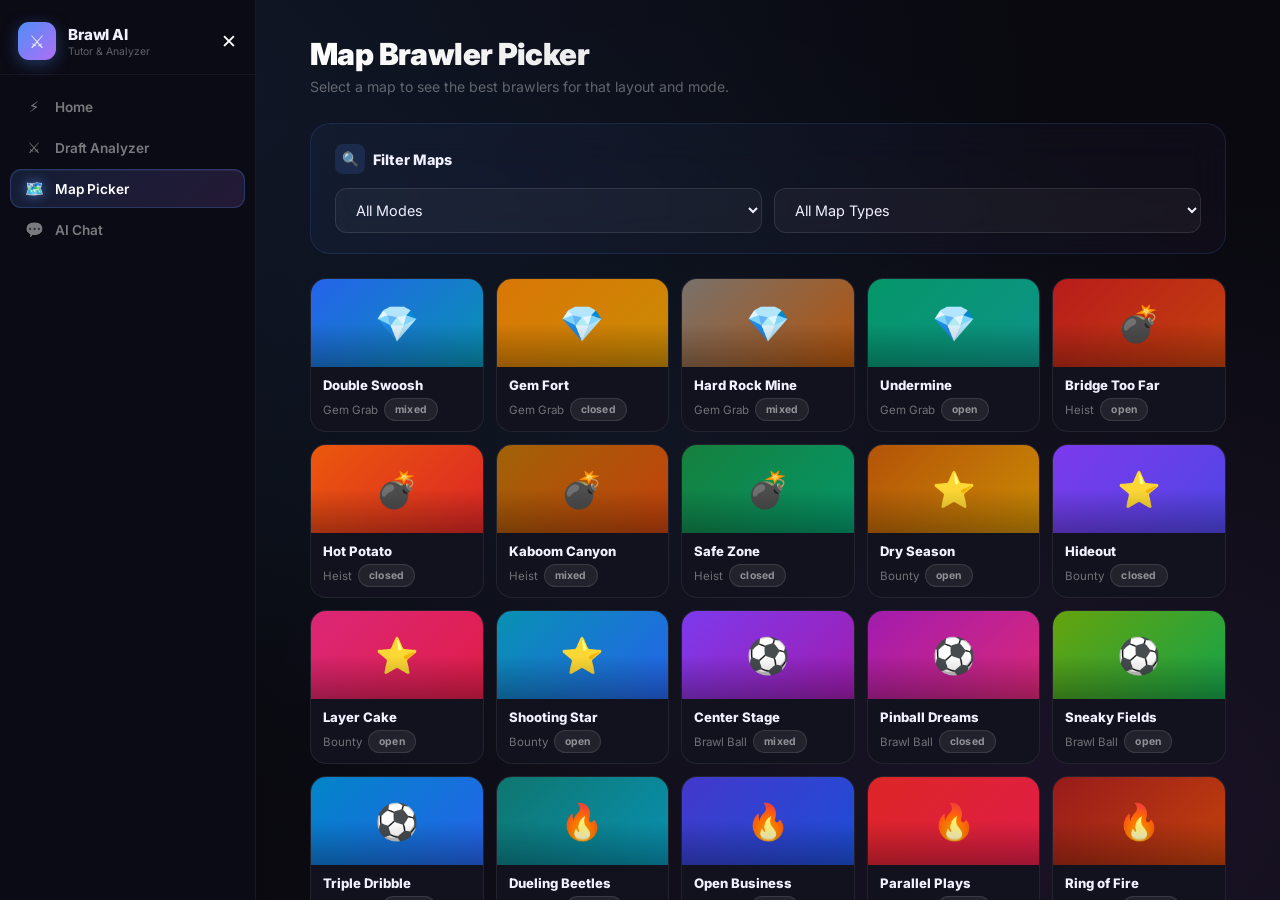
<file: maps.html>
<!DOCTYPE html>
<html lang="en">
<head>
  <meta charset="UTF-8"/>
  <meta name="viewport" content="width=device-width,initial-scale=1"/>
  <title>Map Picker – Brawl AI</title>
  <link rel="icon" href="brawlers/spike_portrait.png"/>
  <link rel="stylesheet" href="style.css"/>
  <link href="https://fonts.googleapis.com/css2?family=Inter:wght@400;500;600;700;800;900&display=swap" rel="stylesheet"/>
</head>
<body>
<div class="layout">
  <div class="sidebar-overlay" id="sidebarOverlay" style="display:none;"></div>
  <aside class="sidebar" id="sidebar">
    <div class="sidebar-logo">
      <div class="sidebar-logo-icon">⚔️</div>
      <div><h1>Brawl AI</h1><p>Tutor &amp; Analyzer</p></div>
      <button id="sidebarClose" style="margin-left:auto;background:none;border:none;color:#fff;font-size:1.2rem;cursor:pointer;">✕</button>
    </div>
    <nav>
      <a href="index.html" class="nav-item"><span class="nav-icon">⚡</span>Home</a>
      <a href="draft.html" class="nav-item"><span class="nav-icon">⚔️</span>Draft Analyzer</a>
      <a href="maps.html" class="nav-item active"><span class="nav-icon">🗺️</span>Map Picker</a>
      <a href="chat.html" class="nav-item"><span class="nav-icon">💬</span>AI Chat</a>
    </nav>
  </aside>

  <div class="main">
    <header class="mobile-header">
      <button class="menu-btn" id="menuBtn">☰</button>
      <span style="font-weight:800;font-size:1rem;">Map Picker</span>
    </header>

    <div class="content">
      <div style="margin-bottom:28px;">
        <h2 class="page-title" style="margin-bottom:6px;">Map Brawler Picker</h2>
        <p style="color:rgba(255,255,255,.35);font-size:.88rem;">Select a map to see the best brawlers for that layout and mode.</p>
      </div>

      <!-- Filters -->
      <div class="glass tag-card" style="padding:20px 24px;margin-bottom:24px;">
        <div style="display:flex;align-items:center;gap:8px;margin-bottom:14px;">
          <div style="width:30px;height:30px;border-radius:8px;background:rgba(79,142,247,.15);display:flex;align-items:center;justify-content:center;font-size:.85rem;">🔍</div>
          <span style="font-weight:800;font-size:.9rem;">Filter Maps</span>
        </div>
        <div style="display:grid;grid-template-columns:1fr 1fr;gap:12px;">
          <select id="modeFilter" class="input">
            <option value="all">All Modes</option>
            <option value="Gem Grab">💎 Gem Grab</option>
            <option value="Brawl Ball">⚽ Brawl Ball</option>
            <option value="Bounty">⭐ Bounty</option>
            <option value="Heist">💣 Heist</option>
            <option value="Hot Zone">🔥 Hot Zone</option>
            <option value="Knockout">💀 Knockout</option>
          </select>
          <select id="typeFilter" class="input">
            <option value="all">All Map Types</option>
            <option value="open">🌅 Open Maps</option>
            <option value="closed">🏚️ Closed Maps</option>
            <option value="mixed">🔀 Mixed</option>
          </select>
        </div>
      </div>

      <!-- Map grid -->
      <div id="mapGrid" class="map-grid" style="margin-bottom:32px;"></div>

      <!-- Recommendations -->
      <div id="recommendations" style="display:none;"></div>
    </div>
  </div>
</div>

<script src="app.js"></script>
<script>
initSidebar();

const modeFilter = document.getElementById('modeFilter');
const typeFilter = document.getElementById('typeFilter');
const mapGrid = document.getElementById('mapGrid');
const recsEl = document.getElementById('recommendations');

let selectedMap = null;

const MAP_GRADIENTS = {
  'Double Swoosh':'#2563eb,#0891b2','Gem Fort':'#d97706,#ca8a04','Hard Rock Mine':'#78716c,#b45309',
  'Undermine':'#059669,#0d9488','Bridge Too Far':'#b91c1c,#c2410c','Hot Potato':'#ea580c,#dc2626',
  'Kaboom Canyon':'#a16207,#c2410c','Safe Zone':'#15803d,#059669','Dry Season':'#b45309,#ca8a04',
  'Hideout':'#7c3aed,#4f46e5','Layer Cake':'#db2777,#e11d48','Shooting Star':'#0891b2,#2563eb',
  'Center Stage':'#7c3aed,#a21caf','Pinball Dreams':'#a21caf,#db2777','Sneaky Fields':'#65a30d,#16a34a',
  'Triple Dribble':'#0284c7,#2563eb','Dueling Beetles':'#0f766e,#0891b2','Open Business':'#4338ca,#1d4ed8',
  'Parallel Plays':'#dc2626,#e11d48','Ring of Fire':'#991b1b,#c2410c',"Belle's Rock":'#b45309,#c2410c',
  'Flaring Phoenix':'#c2410c,#b91c1c','Flowing Springs':'#0e7490,#0f766e','Goldarm Gulch':'#a16207,#b45309',
  'New Horizons':'#1d4ed8,#4338ca','Out in the Open':'#0369a1,#0891b2',
};

function renderMaps() {
  const mode = modeFilter.value;
  const type = typeFilter.value;
  const filtered = MAPS.filter(m =>
    (mode === 'all' || m.mode === mode) &&
    (type === 'all' || m.type === type)
  );

  mapGrid.innerHTML = filtered.map(m => {
    const grad = MAP_GRADIENTS[m.name] || '#3b82f6,#a855f7';
    const emoji = MAP_EMOJIS[m.mode] || '🗺️';
    const isSelected = selectedMap === m.name;
    return `<div class="map-card ${isSelected ? 'selected' : ''}" data-name="${m.name}">
      <div class="map-thumb" style="background:linear-gradient(135deg,${grad});">${emoji}</div>
      <div class="map-info">
        <h4>${m.name}</h4>
        <div style="display:flex;gap:6px;align-items:center;">
          <span style="font-size:.72rem;color:rgba(255,255,255,.4);">${m.mode}</span>
          <span class="badge badge-gray" style="font-size:.65rem;">${m.type}</span>
        </div>
      </div>
    </div>`;
  }).join('');

  mapGrid.querySelectorAll('.map-card').forEach(card => {
    card.addEventListener('click', () => {
      selectedMap = card.dataset.name;
      renderMaps();
      renderRecommendations();
    });
  });
}

// Mode + layout aware recommendations
const MODE_PICKS = {
  'Gem Grab':   { good: ['Poco','Gene','Pam','Sandy','Gus','Byron','Bo','Tick','Emz','Sprout'],   avoid: ['El Primo','Bull','Frank','Darryl','Edgar'] },
  'Brawl Ball': { good: ['El Primo','Bull','Frank','Rosa','Bibi','Jacky','Brock','Rico','Mortis','Gale'], avoid: ['Piper','Bea','Belle','Nani','Mandy'] },
  'Heist':      { good: ['Brock','Dynamike','Griff','Colt','Rico','Piper','Belle','Lola','Tick','Grom'],  avoid: ['Frank','Jacky','Rosa','Poco','Sandy'] },
  'Bounty':     { good: ['Piper','Belle','Brock','Colt','Bea','Nani','Mandy','Bo','Emz','Barley'],        avoid: ['El Primo','Bull','Frank','Darryl','Rosa'] },
  'Hot Zone':   { good: ['Emz','Sandy','Poco','Pam','Gale','Byron','Buster','Leon','Surge','Tara'],       avoid: ['Brock','Dynamike','Tick','Barley','Piper'] },
  'Knockout':   { good: ['Brock','Colt','Piper','Belle','Maisie','Bea','Nani','Leon','Crow','Angelo'],    avoid: ['Poco','Pam','Byron','Gus','El Primo'] },
  'Showdown':   { good: ['Leon','Crow','Mortis','Surge','Chester','Shelly','Bull','Spike','Brock','Colt'], avoid: ['Poco','Gus','Ruffs','Maisie','Gale'] },
  'Duels':      { good: ['Mortis','Leon','Edgar','Crow','Fang','Melodie','Chester','Kenji','Surge','Stu'], avoid: ['Poco','Pam','Sandy','Bo','Tick'] },
};

const TYPE_MODIFIER = {
  open:   { boost: ['long'], penalty: ['short'] },
  closed: { boost: ['short'], penalty: ['long'] },
  mixed:  { boost: ['medium'], penalty: [] },
};

function getBrawlersByMap(mode, type) {
  const base = (MODE_PICKS[mode] || MODE_PICKS['Bounty']).good;
  const mod = TYPE_MODIFIER[type] || TYPE_MODIFIER.mixed;
  // Sort: brawlers whose range matches the layout come first
  return [...base].sort((a, b) => {
    const ra = BRAWLER_RANGES[a] || 'medium';
    const rb = BRAWLER_RANGES[b] || 'medium';
    const sa = mod.boost.includes(ra) ? -1 : mod.penalty.includes(ra) ? 1 : 0;
    const sb = mod.boost.includes(rb) ? -1 : mod.penalty.includes(rb) ? 1 : 0;
    return sa - sb;
  }).slice(0, 6);
}

function getAvoidByMap(mode, type) {
  const base = (MODE_PICKS[mode] || MODE_PICKS['Bounty']).avoid;
  const mod = TYPE_MODIFIER[type] || TYPE_MODIFIER.mixed;
  return [...base].sort((a, b) => {
    const ra = BRAWLER_RANGES[a] || 'medium';
    const rb = BRAWLER_RANGES[b] || 'medium';
    const sa = mod.penalty.includes(ra) ? -1 : 0;
    const sb = mod.penalty.includes(rb) ? -1 : 0;
    return sa - sb;
  }).slice(0, 4);
}

function brawlerImgEl(name, size) {
  const img = getBrawlerImageUrl(name);
  const color = BRAWLER_COLORS[name] || '#3b82f6';
  const init = getBrawlerInitials(name);
  if (img) {
    return `<img src="${img}" alt="${name}" style="width:${size}px;height:${size}px;border-radius:10px;object-fit:cover;margin:0 auto;display:block;" onerror="this.style.display='none';this.nextElementSibling.style.display='flex'">
    <div style="display:none;width:${size}px;height:${size}px;border-radius:10px;background:${color}20;color:${color};font-weight:900;font-size:${size*.32}px;align-items:center;justify-content:center;margin:0 auto;">${init}</div>`;
  }
  return `<div style="display:flex;width:${size}px;height:${size}px;border-radius:10px;background:${color}20;color:${color};font-weight:900;font-size:${size*.32}px;align-items:center;justify-content:center;margin:0 auto;">${init}</div>`;
}

function renderRecommendations() {
  if (!selectedMap) { recsEl.style.display = 'none'; return; }
  const mapData = MAPS.find(m => m.name === selectedMap);
  if (!mapData) return;

  const good = getBrawlersByMap(mapData.mode, mapData.type);
  const bad  = getAvoidByMap(mapData.mode, mapData.type);

  recsEl.style.display = 'block';
  recsEl.innerHTML = `
    <div class="glass" style="padding:24px;margin-bottom:14px;border-color:rgba(52,211,153,.18);position:relative;overflow:hidden;">
      <div style="position:absolute;top:-40px;right:-40px;width:160px;height:160px;background:rgba(52,211,153,.06);border-radius:50%;filter:blur(40px);pointer-events:none;"></div>
      <div style="display:flex;align-items:center;gap:12px;margin-bottom:18px;">
        <div style="width:40px;height:40px;border-radius:12px;background:rgba(52,211,153,.15);border:1px solid rgba(52,211,153,.25);display:flex;align-items:center;justify-content:center;font-size:1.2rem;">✅</div>
        <div>
          <h3 style="font-size:1rem;font-weight:900;">Best Picks — ${selectedMap}</h3>
          <p style="font-size:.76rem;color:rgba(255,255,255,.4);margin-top:2px;">${MAP_EMOJIS[mapData.mode]||''} ${mapData.mode} &nbsp;·&nbsp; ${mapData.type} layout</p>
        </div>
      </div>
      <div class="brawler-rec-grid">
        ${good.map(name => `
          <div class="brawler-rec-card">
            ${brawlerImgEl(name, 56)}
            <h4 style="font-size:.8rem;font-weight:800;margin:6px 0 2px;">${name}</h4>
            <p style="font-size:.68rem;color:rgba(255,255,255,.35);">${BRAWLER_ROLES[name]||''}</p>
            <span class="badge badge-green" style="font-size:.6rem;margin-top:4px;">${BRAWLER_RANGES[name]||''}</span>
          </div>
        `).join('')}
      </div>
    </div>

    ${bad.length > 0 ? `
    <div class="glass" style="padding:22px;border-color:rgba(248,113,113,.18);position:relative;overflow:hidden;">
      <div style="position:absolute;top:-40px;right:-40px;width:160px;height:160px;background:rgba(248,113,113,.06);border-radius:50%;filter:blur(40px);pointer-events:none;"></div>
      <div style="display:flex;align-items:center;gap:10px;margin-bottom:16px;">
        <div style="width:36px;height:36px;border-radius:10px;background:rgba(248,113,113,.12);border:1px solid rgba(248,113,113,.2);display:flex;align-items:center;justify-content:center;font-size:1rem;">⚠️</div>
        <h3 style="font-size:.95rem;font-weight:900;">Avoid on This Map</h3>
      </div>
      <div style="display:flex;flex-wrap:wrap;gap:8px;">
        ${bad.map(name => `
          <div style="display:flex;align-items:center;gap:8px;padding:7px 12px;border-radius:10px;background:rgba(248,113,113,.06);border:1px solid rgba(248,113,113,.18);">
            ${brawlerImgEl(name, 26)}
            <div><div style="font-size:.82rem;font-weight:700;">${name}</div><div style="font-size:.65rem;color:rgba(255,255,255,.35);">${BRAWLER_ROLES[name]||''}</div></div>
          </div>
        `).join('')}
      </div>
    </div>` : ''}
  `;
  recsEl.scrollIntoView({ behavior: 'smooth', block: 'nearest' });
}

modeFilter.addEventListener('change', () => { selectedMap = null; renderMaps(); recsEl.style.display = 'none'; });
typeFilter.addEventListener('change', () => { selectedMap = null; renderMaps(); recsEl.style.display = 'none'; });

renderMaps();
</script>
</body>
</html>
</file>
<file: style.css>
:root {
  --dark: #09090f;
  --card: #12121e;
  --surface: #1a1a2e;
  --border: rgba(255,255,255,.07);
  --accent: #4f8ef7;
  --accent2: #38bdf8;
  --purple: #b06ef5;
  --pink: #ec4899;
  --green: #34d399;
  --red: #f87171;
  --orange: #fb923c;
  --yellow: #fbbf24;
}

* { box-sizing: border-box; margin: 0; padding: 0; }

body {
  background: var(--dark);
  color: #f0f0ff;
  font-family: 'Inter', system-ui, sans-serif;
  min-height: 100vh;
  background-image:
    radial-gradient(ellipse at 15% 10%, rgba(79,142,247,.1) 0%, transparent 55%),
    radial-gradient(ellipse at 85% 90%, rgba(176,110,245,.1) 0%, transparent 55%),
    radial-gradient(ellipse at 50% 50%, rgba(56,189,248,.04) 0%, transparent 70%);
}

a { color: inherit; text-decoration: none; }

/* Scrollbar */
::-webkit-scrollbar { width: 5px; }
::-webkit-scrollbar-track { background: transparent; }
::-webkit-scrollbar-thumb { background: rgba(255,255,255,.12); border-radius: 99px; }
::-webkit-scrollbar-thumb:hover { background: rgba(255,255,255,.2); }

/* Layout */
.layout { display: flex; height: 100vh; overflow: hidden; }

/* Sidebar */
.sidebar {
  width: 256px;
  flex-shrink: 0;
  background: rgba(12,12,22,.98);
  backdrop-filter: blur(24px);
  border-right: 1px solid rgba(255,255,255,.06);
  display: flex;
  flex-direction: column;
  overflow-y: auto;
  transition: transform .3s cubic-bezier(.4,0,.2,1);
}

.sidebar-logo {
  display: flex;
  align-items: center;
  gap: 12px;
  padding: 22px 18px 14px;
  border-bottom: 1px solid rgba(255,255,255,.05);
  margin-bottom: 8px;
}
.sidebar-logo-icon {
  width: 38px; height: 38px;
  border-radius: 11px;
  background: linear-gradient(135deg, var(--accent), var(--purple));
  display: flex; align-items: center; justify-content: center;
  font-size: 18px;
  box-shadow: 0 4px 16px rgba(79,142,247,.35);
}
.sidebar-logo h1 { font-size: .95rem; font-weight: 800; letter-spacing: -.01em; }
.sidebar-logo p { font-size: .65rem; color: rgba(255,255,255,.35); margin-top: 1px; }

nav { flex: 1; padding: 4px 10px; }
.nav-item {
  display: flex;
  align-items: center;
  gap: 11px;
  padding: 9px 13px;
  border-radius: 11px;
  color: rgba(255,255,255,.45);
  font-size: .85rem;
  font-weight: 600;
  transition: all .18s;
  margin-bottom: 2px;
  border: 1px solid transparent;
}
.nav-item:hover { color: rgba(255,255,255,.85); background: rgba(255,255,255,.05); }
.nav-item.active {
  background: linear-gradient(135deg, rgba(79,142,247,.15), rgba(176,110,245,.15));
  color: #fff;
  border-color: rgba(79,142,247,.25);
  box-shadow: inset 0 1px 0 rgba(255,255,255,.05);
}
.nav-item.active .nav-icon { filter: drop-shadow(0 0 6px rgba(79,142,247,.7)); }
.nav-icon { font-size: .95rem; width: 20px; text-align: center; flex-shrink: 0; }

/* Main */
.main { flex: 1; overflow-y: auto; display: flex; flex-direction: column; }

/* Mobile header */
.mobile-header {
  display: none;
  align-items: center;
  gap: 12px;
  padding: 13px 16px;
  border-bottom: 1px solid rgba(255,255,255,.06);
  position: sticky; top: 0; z-index: 10;
  background: rgba(9,9,15,.92);
  backdrop-filter: blur(16px);
}
.menu-btn {
  background: none; border: none; color: rgba(255,255,255,.7);
  cursor: pointer; font-size: 1.2rem; padding: 4px;
  transition: color .2s;
}
.menu-btn:hover { color: #fff; }

.content { flex: 1; padding: 36px 32px; max-width: 980px; margin: 0 auto; width: 100%; }

/* Cards */
.glass {
  background: rgba(18,18,30,.85);
  backdrop-filter: blur(20px);
  border: 1px solid rgba(255,255,255,.07);
  border-radius: 20px;
}
.glass-hover { transition: border-color .25s, box-shadow .25s, transform .2s; }
.glass-hover:hover {
  border-color: rgba(79,142,247,.25);
  box-shadow: 0 8px 40px rgba(0,0,0,.4), 0 0 0 1px rgba(79,142,247,.1);
  transform: translateY(-2px);
}

/* Buttons */
.btn-primary {
  display: inline-flex; align-items: center; gap: 8px;
  padding: 11px 24px;
  background: linear-gradient(135deg, var(--accent), var(--purple));
  border: none; border-radius: 12px;
  color: #fff; font-weight: 700; font-size: .88rem;
  cursor: pointer; transition: all .2s;
  box-shadow: 0 4px 20px rgba(79,142,247,.3);
  letter-spacing: .01em;
}
.btn-primary:hover {
  box-shadow: 0 6px 28px rgba(79,142,247,.45);
  transform: translateY(-1px) scale(1.01);
}
.btn-primary:active { transform: scale(.98); }
.btn-primary:disabled { opacity: .35; cursor: not-allowed; transform: none; box-shadow: none; }

.btn-secondary {
  display: inline-flex; align-items: center; gap: 8px;
  padding: 11px 22px;
  background: rgba(255,255,255,.05);
  border: 1px solid rgba(255,255,255,.12);
  border-radius: 12px;
  color: rgba(255,255,255,.8); font-weight: 600; font-size: .88rem;
  cursor: pointer; transition: all .2s;
}
.btn-secondary:hover {
  border-color: rgba(79,142,247,.35);
  background: rgba(79,142,247,.06);
  color: #fff;
}

/* Inputs */
.input {
  width: 100%;
  padding: 12px 16px;
  background: rgba(255,255,255,.04);
  border: 1px solid rgba(255,255,255,.1);
  border-radius: 12px;
  color: #f0f0ff;
  font-size: .9rem;
  font-family: inherit;
  outline: none;
  transition: border-color .2s, box-shadow .2s, background .2s;
}
.input:focus {
  border-color: rgba(79,142,247,.5);
  box-shadow: 0 0 0 3px rgba(79,142,247,.1);
  background: rgba(79,142,247,.04);
}
.input::placeholder { color: rgba(255,255,255,.28); }
select.input { font-family: inherit; }
select.input option { background: #1a1a2e; }

/* Typography */
.page-title {
  font-size: 1.9rem; font-weight: 900; letter-spacing: -.02em;
  background: linear-gradient(135deg, #fff 0%, rgba(255,255,255,.75) 100%);
  -webkit-background-clip: text; -webkit-text-fill-color: transparent;
  background-clip: text;
}
.section-label {
  font-size: .7rem; font-weight: 700;
  text-transform: uppercase; letter-spacing: .12em;
  color: rgba(255,255,255,.35);
}

/* Badge */
.badge {
  display: inline-flex; align-items: center; gap: 4px;
  padding: 4px 10px; border-radius: 99px;
  font-size: .68rem; font-weight: 700; letter-spacing: .02em;
}
.badge-green  { background: rgba(52,211,153,.12); color: #6ee7b7; border: 1px solid rgba(52,211,153,.25); }
.badge-red    { background: rgba(248,113,113,.12); color: #fca5a5; border: 1px solid rgba(248,113,113,.25); }
.badge-blue   { background: rgba(79,142,247,.12);  color: #93c5fd; border: 1px solid rgba(79,142,247,.25); }
.badge-purple { background: rgba(176,110,245,.12); color: #c4b5fd; border: 1px solid rgba(176,110,245,.25); }
.badge-yellow { background: rgba(251,191,36,.12);  color: #fde68a; border: 1px solid rgba(251,191,36,.25); }
.badge-gray   { background: rgba(255,255,255,.07); color: rgba(255,255,255,.5); border: 1px solid rgba(255,255,255,.1); }

/* Spinner */
.spinner {
  width: 16px; height: 16px;
  border: 2px solid rgba(255,255,255,.15);
  border-top-color: rgba(255,255,255,.8);
  border-radius: 50%;
  animation: spin .65s linear infinite;
  display: inline-block; vertical-align: middle;
}
@keyframes spin { to { transform: rotate(360deg); } }
@keyframes pulse { 0%,100%{opacity:1} 50%{opacity:.45} }
@keyframes fadeUp { from{opacity:0;transform:translateY(10px)} to{opacity:1;transform:translateY(0)} }

/* ── Match Cards ─────────────────────────────────────────────── */
.match-card {
  margin-bottom: 14px;
  transition: transform .2s, box-shadow .2s;
  animation: fadeUp .3s ease both;
}
.match-card:hover {
  transform: translateY(-2px);
  box-shadow: 0 12px 40px rgba(0,0,0,.5);
}

/* Victory/defeat card accent stripe */
.match-card.victory-card { border-color: rgba(52,211,153,.2); box-shadow: 0 0 0 1px rgba(52,211,153,.08); }
.match-card.defeat-card  { border-color: rgba(248,113,113,.2); box-shadow: 0 0 0 1px rgba(248,113,113,.08); }

.match-header {
  display: flex; justify-content: space-between; align-items: center;
  padding: 14px 20px 8px;
  border-bottom: 1px solid rgba(255,255,255,.05);
}
.match-mode-pill {
  display: inline-flex; align-items: center; gap: 6px;
  padding: 4px 10px; border-radius: 99px;
  background: rgba(255,255,255,.06);
  font-size: .7rem; font-weight: 700; letter-spacing: .08em;
  color: rgba(255,255,255,.6);
}
.match-body { padding: 14px 20px 18px; }

.match-result-row {
  display: flex; align-items: center; justify-content: center;
  gap: 10px; margin-bottom: 14px; flex-wrap: wrap;
}
.match-result {
  font-size: 1.4rem; font-weight: 900; letter-spacing: .05em;
}
.match-result.victory { color: #34d399; text-shadow: 0 0 20px rgba(52,211,153,.6), 0 0 40px rgba(52,211,153,.2); }
.match-result.defeat  { color: #f87171; text-shadow: 0 0 20px rgba(248,113,113,.6), 0 0 40px rgba(248,113,113,.2); }
.match-result.draw    { color: rgba(255,255,255,.5); }

.teams-row {
  display: flex; align-items: center; justify-content: space-between; gap: 8px;
}
.team-side { display: flex; gap: 10px; flex: 1; }
.team-side.enemy { justify-content: flex-end; }
.vs-divider {
  display: flex; flex-direction: column; align-items: center;
  flex-shrink: 0; padding: 0 12px; gap: 3px;
}
.vs-text {
  font-size: 1.1rem; font-weight: 900; letter-spacing: .08em;
  color: rgba(255,255,255,.35);
  background: rgba(255,255,255,.05);
  padding: 4px 10px; border-radius: 8px;
}
.match-duration { font-size: 10px; color: rgba(255,255,255,.25); font-weight: 600; }

/* AI section */
.ai-analyze-btn {
  display: inline-flex; align-items: center; gap: 7px;
  margin-top: 14px; padding: 8px 16px;
  background: rgba(79,142,247,.08);
  border: 1px solid rgba(79,142,247,.2);
  border-radius: 10px;
  color: #93c5fd; font-size: .82rem; font-weight: 700;
  cursor: pointer; transition: all .2s;
}
.ai-analyze-btn:hover {
  background: rgba(79,142,247,.14);
  border-color: rgba(79,142,247,.35);
  color: #bfdbfe;
  box-shadow: 0 0 16px rgba(79,142,247,.15);
}
.ai-analyze-btn:disabled { opacity: .4; cursor: not-allowed; }

.ai-tip {
  margin-top: 14px;
  display: flex; align-items: flex-start; gap: 10px;
  background: linear-gradient(135deg, rgba(176,110,245,.07), rgba(79,142,247,.05));
  border: 1px solid rgba(176,110,245,.18);
  border-radius: 14px; padding: 12px 16px;
  animation: fadeUp .3s ease;
}
.ai-tip-icon {
  width: 28px; height: 28px; border-radius: 8px;
  background: rgba(176,110,245,.2);
  display: flex; align-items: center; justify-content: center;
  flex-shrink: 0; font-size: .9rem;
}
.ai-tip p { font-size: .82rem; color: rgba(255,255,255,.75); line-height: 1.6; }

.win-bar-wrap { margin-top: 12px; }
.win-bar-row {
  display: flex; justify-content: space-between;
  font-size: .72rem; font-weight: 700; margin-bottom: 5px;
}
.win-bar {
  height: 8px; border-radius: 99px;
  background: rgba(255,255,255,.06);
  overflow: hidden; display: flex;
  gap: 1px;
}
.win-bar-fill-blue { background: linear-gradient(90deg, #4f8ef7, #38bdf8); height: 100%; transition: width .9s cubic-bezier(.4,0,.2,1); border-radius: 99px 0 0 99px; }
.win-bar-fill-red  { background: linear-gradient(90deg, #f87171, #fb923c); height: 100%; transition: width .9s cubic-bezier(.4,0,.2,1); border-radius: 0 99px 99px 0; }

/* ── Chat ──────────────────────────────────────────────────── */
.chat-messages {
  flex: 1; overflow-y: auto;
  padding: 20px; display: flex; flex-direction: column; gap: 16px;
}
.msg-row { display: flex; gap: 10px; animation: fadeUp .2s ease; }
.msg-row.user { flex-direction: row-reverse; }
.msg-avatar {
  width: 32px; height: 32px; border-radius: 10px;
  flex-shrink: 0; display: flex; align-items: center; justify-content: center;
  font-size: .9rem;
}
.msg-avatar.bot  { background: linear-gradient(135deg, rgba(176,110,245,.25), rgba(79,142,247,.15)); border: 1px solid rgba(176,110,245,.2); }
.msg-avatar.user { background: linear-gradient(135deg, rgba(79,142,247,.25), rgba(56,189,248,.15)); border: 1px solid rgba(79,142,247,.2); }
.msg-bubble {
  max-width: 76%; padding: 12px 16px; border-radius: 16px;
  font-size: .88rem; line-height: 1.65; color: rgba(255,255,255,.88);
  white-space: pre-wrap;
}
.msg-bubble.bot  { background: rgba(255,255,255,.04); border: 1px solid rgba(255,255,255,.07); border-radius: 4px 16px 16px 16px; word-break: break-word; }
.msg-bubble.user { background: rgba(79,142,247,.12); border: 1px solid rgba(79,142,247,.2); border-radius: 16px 4px 16px 16px; word-break: break-word; }

.chat-input-row {
  display: flex; gap: 10px; padding: 14px 16px;
  border-top: 1px solid rgba(255,255,255,.06);
  background: rgba(9,9,15,.6);
}

.suggestions { display: flex; flex-wrap: wrap; gap: 7px; padding: 8px 16px 4px; }
.suggestion-chip {
  padding: 5px 13px;
  background: rgba(255,255,255,.04);
  border: 1px solid rgba(255,255,255,.09);
  border-radius: 99px; color: rgba(255,255,255,.45);
  font-size: .76rem; font-family: inherit; cursor: pointer; transition: all .18s;
}
.suggestion-chip:hover {
  color: rgba(255,255,255,.85);
  border-color: rgba(79,142,247,.3);
  background: rgba(79,142,247,.06);
}

/* ── Map grid ──────────────────────────────────────────────── */
.map-grid { display: grid; grid-template-columns: repeat(auto-fill, minmax(170px, 1fr)); gap: 12px; }
.map-card {
  border-radius: 16px; overflow: hidden;
  border: 1px solid rgba(255,255,255,.07);
  cursor: pointer; transition: all .2s;
  background: var(--card);
}
.map-card:hover { transform: translateY(-2px) scale(1.01); border-color: rgba(79,142,247,.3); box-shadow: 0 8px 24px rgba(0,0,0,.4); }
.map-card.selected { border-color: var(--accent); box-shadow: 0 0 0 2px rgba(79,142,247,.25), 0 8px 24px rgba(0,0,0,.4); }
.map-thumb { height: 88px; display: flex; align-items: center; justify-content: center; font-size: 2.2rem; position: relative; overflow: hidden; }
.map-thumb::after { content: ''; position: absolute; inset: 0; background: linear-gradient(to bottom, transparent 50%, rgba(0,0,0,.3)); }
.map-info { padding: 10px 12px; }
.map-info h4 { font-size: .82rem; font-weight: 800; margin-bottom: 5px; }

.brawler-rec-grid { display: grid; grid-template-columns: repeat(auto-fill, minmax(96px, 1fr)); gap: 10px; }
.brawler-rec-card {
  padding: 14px 8px 10px; text-align: center;
  background: rgba(255,255,255,.025);
  border: 1px solid rgba(255,255,255,.07);
  border-radius: 14px; transition: all .2s;
}
.brawler-rec-card:hover { border-color: rgba(52,211,153,.3); transform: translateY(-2px); background: rgba(52,211,153,.04); }
.brawler-rec-card img { width: 56px; height: 56px; border-radius: 12px; object-fit: cover; margin: 0 auto 8px; display: block; }

/* ── Overlay ─────────────────────────────────────────────── */
.sidebar-overlay {
  display: none; position: fixed; inset: 0;
  background: rgba(0,0,0,.7); z-index: 40;
  backdrop-filter: blur(4px);
}

/* ── Error box ──────────────────────────────────────────── */
.error-box {
  padding: 14px 18px;
  background: rgba(248,113,113,.06);
  border: 1px solid rgba(248,113,113,.2);
  border-radius: 14px;
  color: #fca5a5; font-size: .87rem;
  display: flex; align-items: flex-start; gap: 8px;
}

/* ── Home feature grid ──────────────────────────────────── */
.feature-grid { display: grid; grid-template-columns: repeat(auto-fill, minmax(220px, 1fr)); gap: 14px; }
.feature-card {
  padding: 24px 22px; border-radius: 20px;
  border: 1px solid rgba(255,255,255,.07);
  background: linear-gradient(135deg, var(--card), rgba(26,26,46,.6));
  display: block; transition: all .25s;
  position: relative; overflow: hidden;
}
.feature-card::before {
  content: ''; position: absolute; top: -50%; right: -30%;
  width: 140px; height: 140px;
  border-radius: 50%; background: rgba(255,255,255,.025);
  transition: all .4s;
}
.feature-card:hover::before { transform: scale(1.5); }
.feature-card:hover { transform: translateY(-4px); box-shadow: 0 16px 48px rgba(0,0,0,.5); }
.feature-icon {
  width: 50px; height: 50px; border-radius: 14px;
  background: rgba(255,255,255,.07);
  display: flex; align-items: center; justify-content: center;
  font-size: 1.4rem; margin-bottom: 16px;
  box-shadow: 0 4px 12px rgba(0,0,0,.3);
}
.feature-card h3 { font-size: .95rem; font-weight: 800; margin-bottom: 7px; letter-spacing: -.01em; }
.feature-card p { font-size: .8rem; color: rgba(255,255,255,.4); line-height: 1.6; }
.feature-arrow {
  position: absolute; bottom: 18px; right: 18px;
  color: rgba(255,255,255,.2); font-size: 1rem;
  transition: all .2s;
}
.feature-card:hover .feature-arrow { color: rgba(255,255,255,.5); transform: translate(2px,-2px); }

/* ── Tag input card ─────────────────────────────────────── */
.tag-card {
  background: linear-gradient(135deg, rgba(79,142,247,.06), rgba(176,110,245,.04));
  border: 1px solid rgba(79,142,247,.15);
}

/* ── Empty state ─────────────────────────────────────────── */
.empty-state {
  text-align: center; padding: 64px 0;
  color: rgba(255,255,255,.18);
  animation: fadeUp .4s ease;
}
.empty-state-icon {
  font-size: 3.5rem; margin-bottom: 14px;
  filter: grayscale(1) opacity(.4);
}

/* ── Responsive ──────────────────────────────────────────── */
@media (max-width: 768px) {
  .sidebar {
    position: fixed; top: 0; bottom: 0; left: 0; z-index: 50;
    transform: translateX(-100%);
  }
  .sidebar.open { transform: translateX(0); }
  .sidebar-overlay.visible { display: block; }
  .mobile-header { display: flex; }
  .content { padding: 20px 14px; }
  .teams-row { flex-wrap: wrap; justify-content: center; }
  .team-side { flex-wrap: wrap; justify-content: center; }
  .match-header { padding: 12px 14px 8px; }
  .match-body { padding: 12px 14px 16px; }
}
</file>
